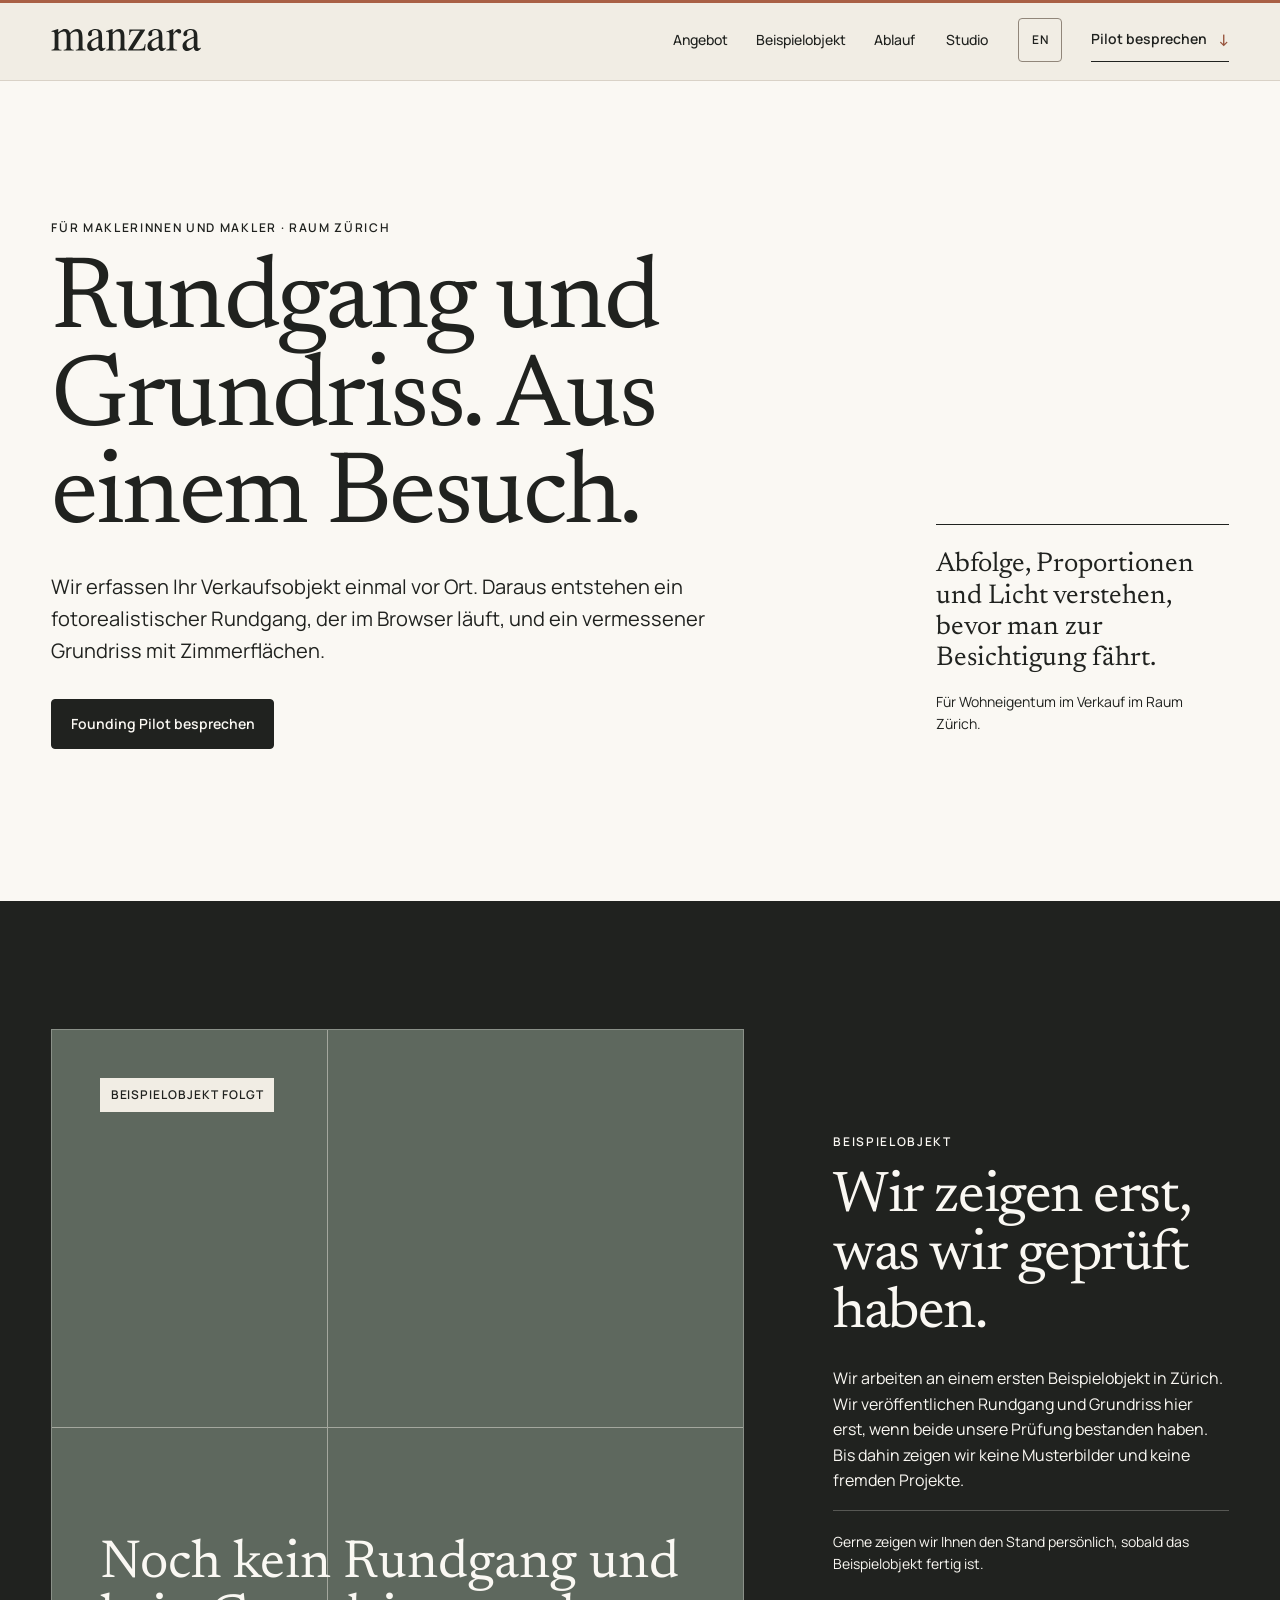
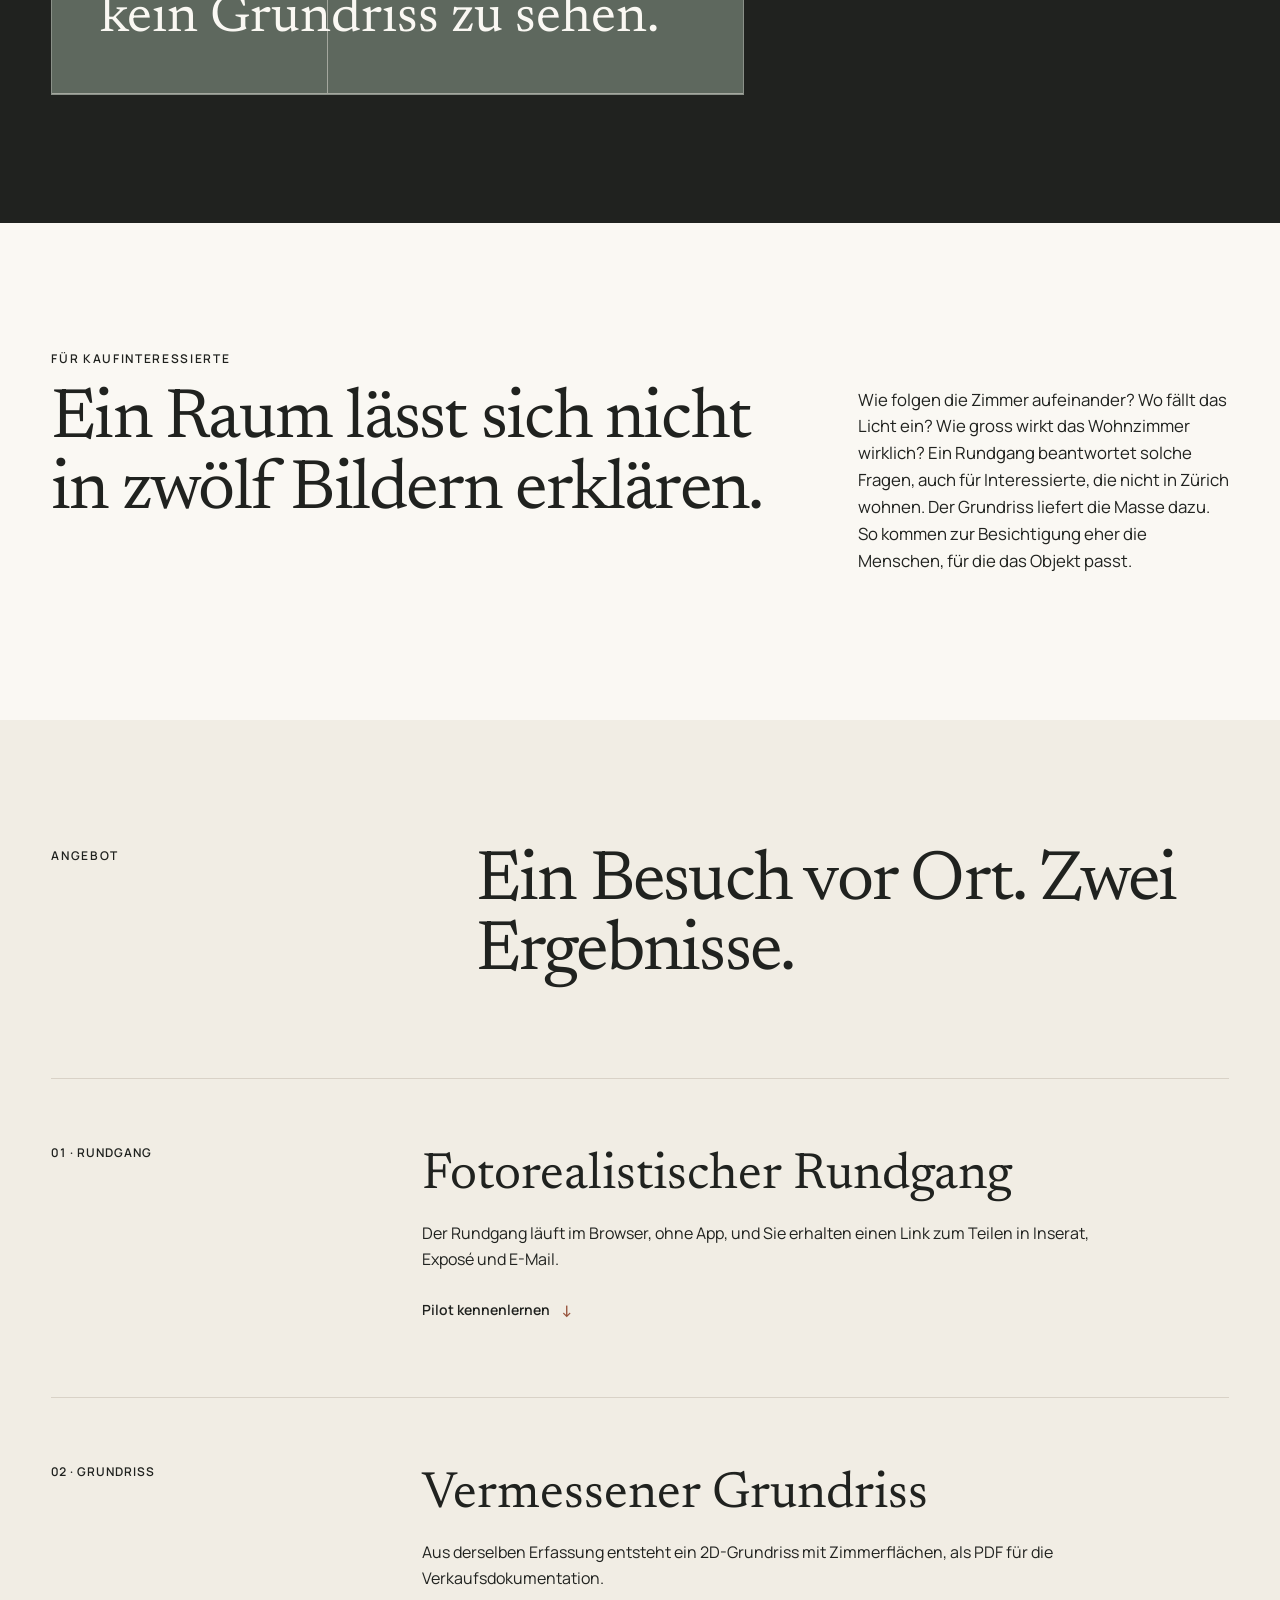
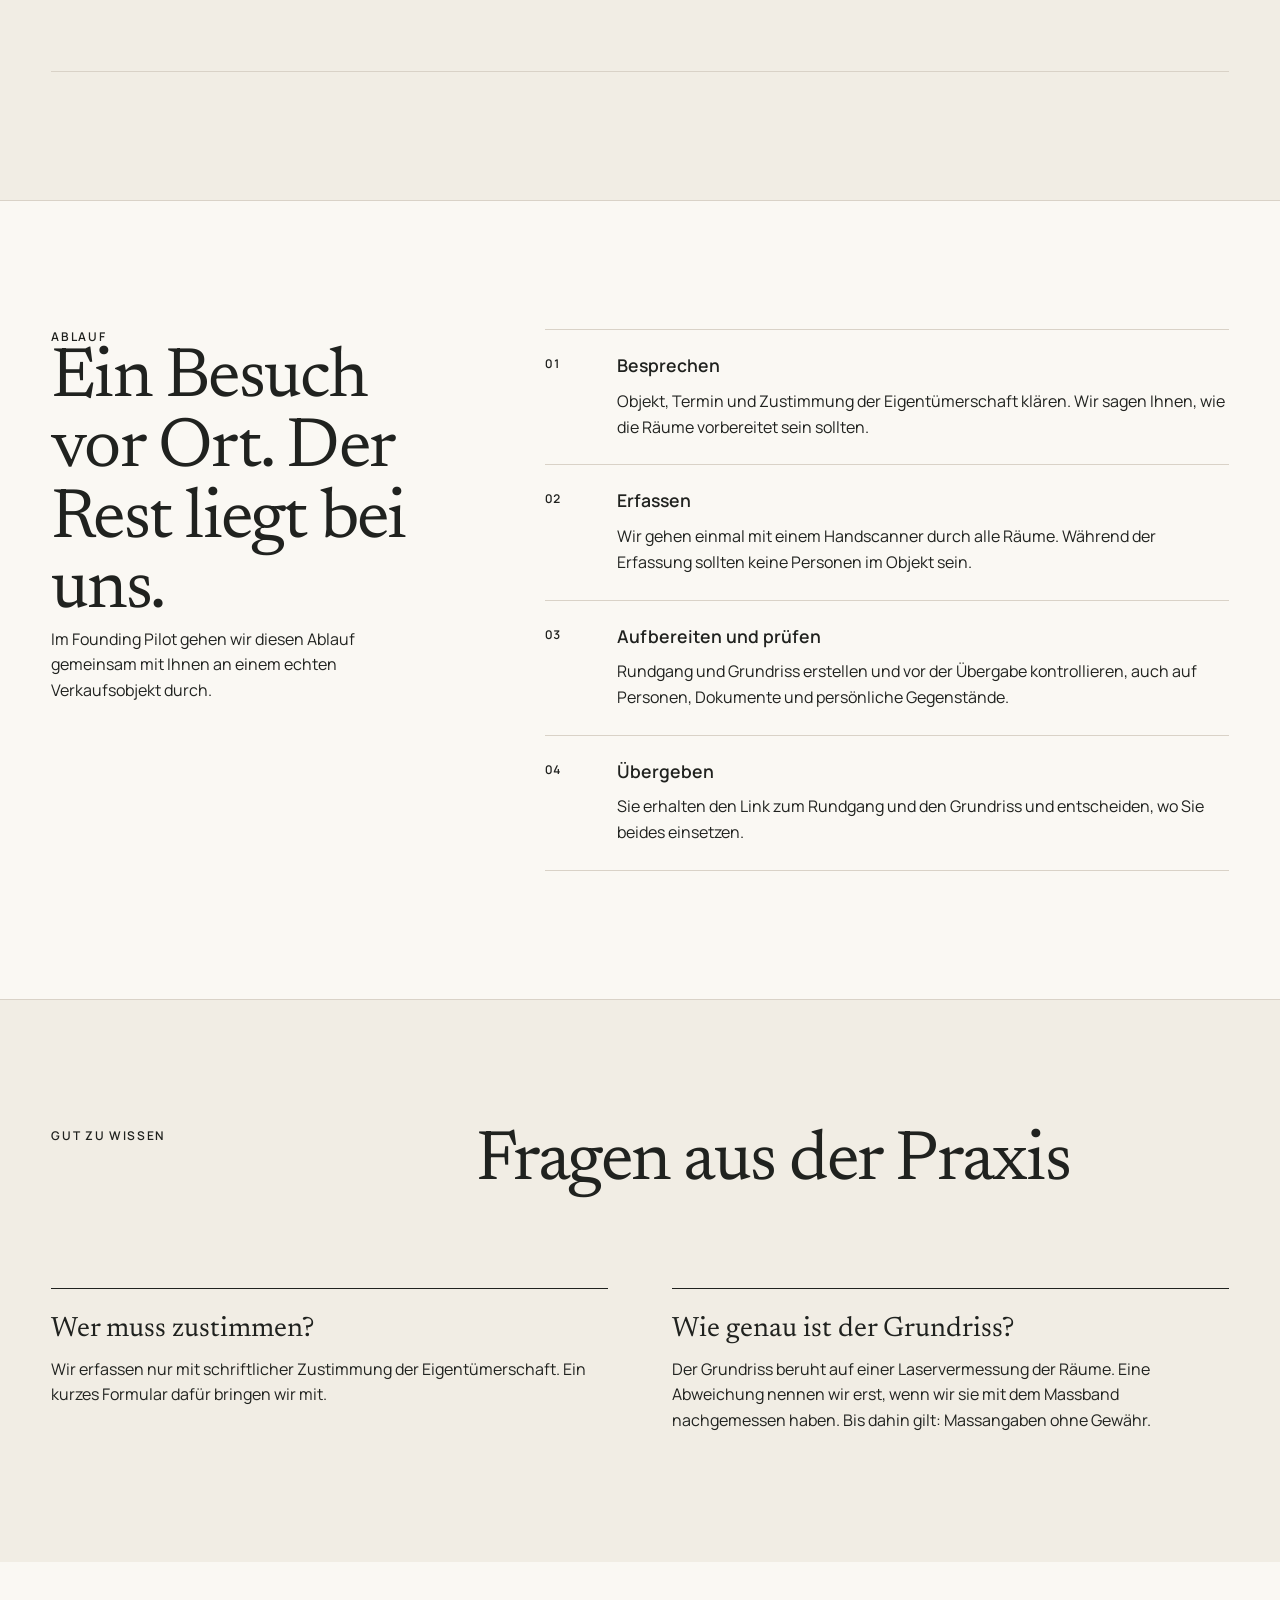
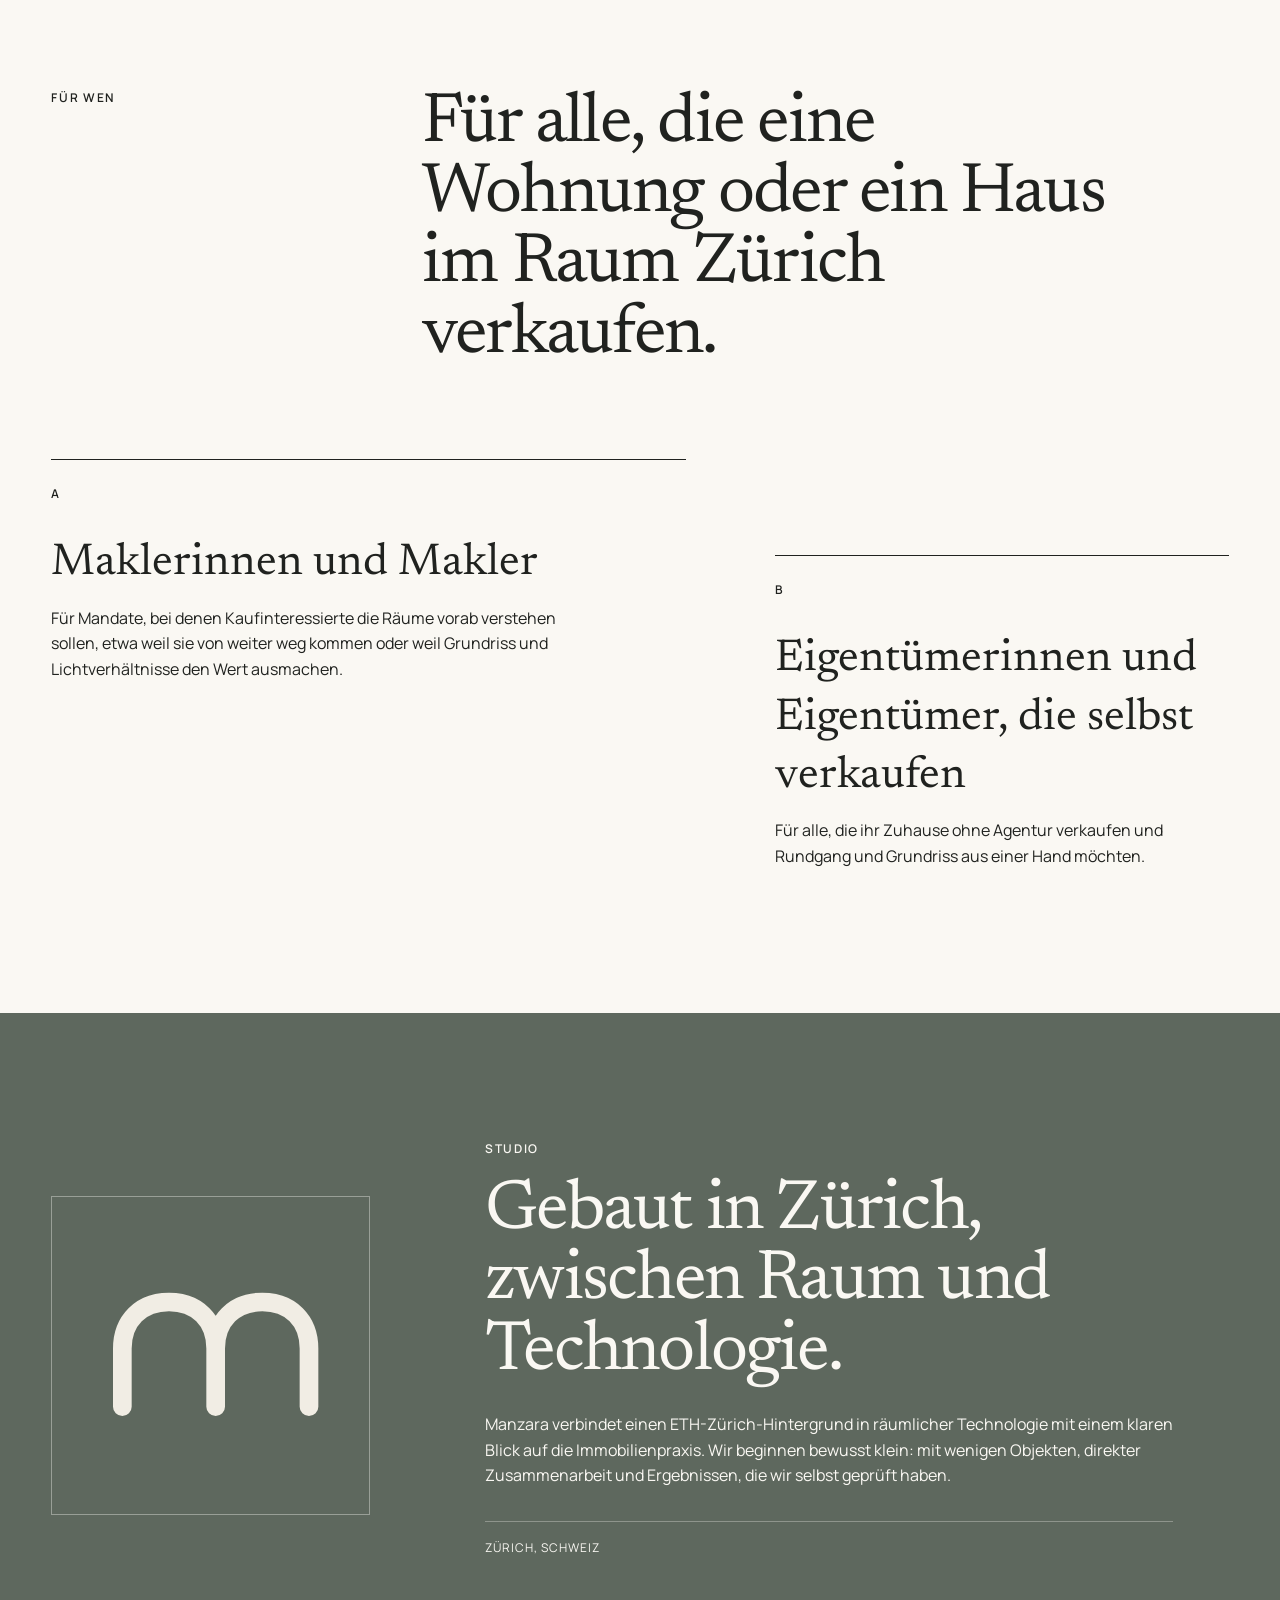
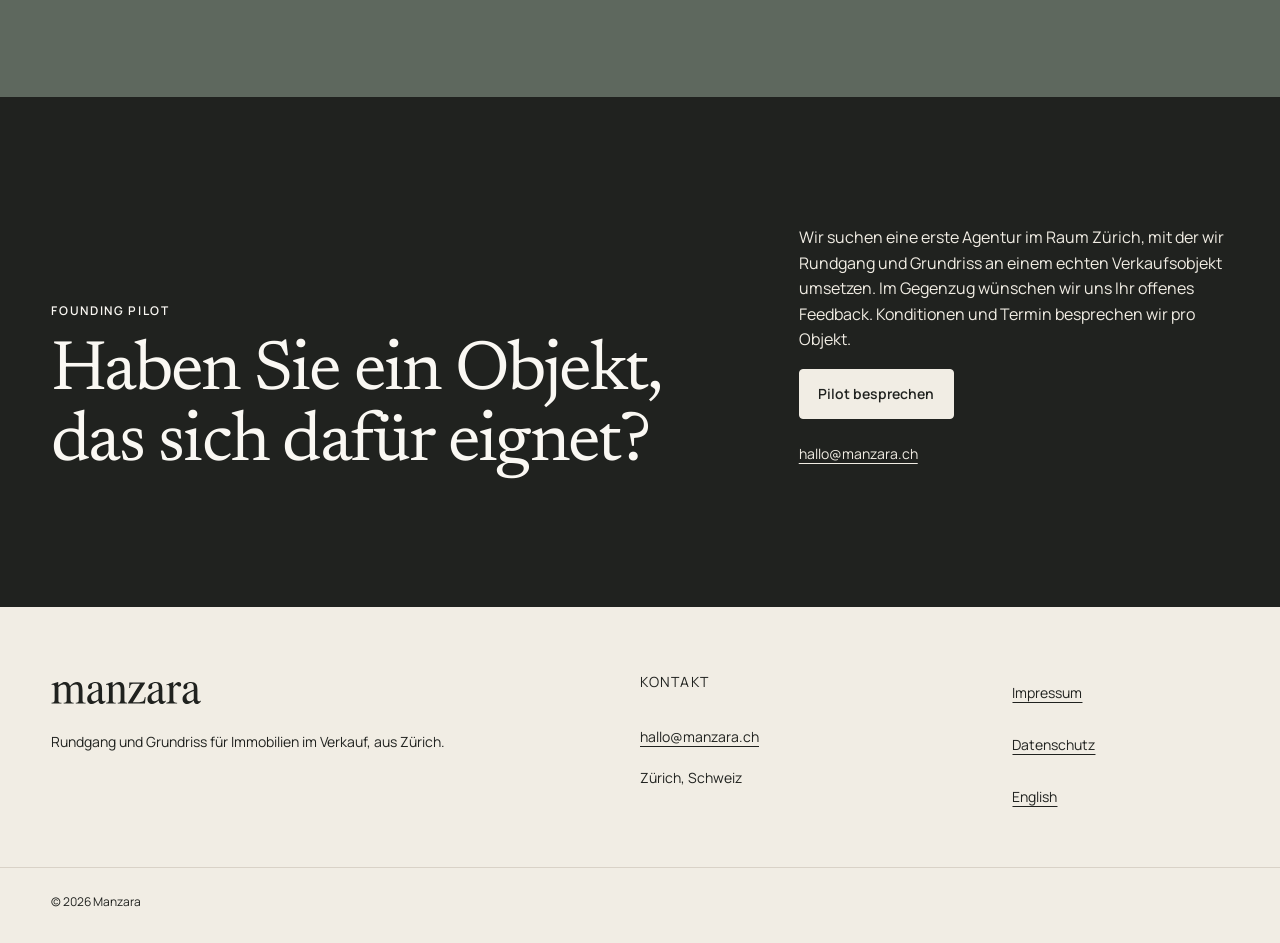
<file: index.html>
<!doctype html>
<html lang="de">
<head>
  <meta charset="utf-8">
  <meta name="viewport" content="width=device-width, initial-scale=1">
  <title data-i18n="meta_title">Manzara · Rundgang und Grundriss für Immobilien im Verkauf, Zürich</title>
  <meta name="description" data-i18n="meta_description" content="Ein fotorealistischer Rundgang im Browser und ein vermessener Grundriss, aus einem Besuch vor Ort. Für Immobilien im Verkauf im Raum Zürich.">
  <meta property="og:type" content="website">
  <meta property="og:site_name" content="Manzara">
  <meta property="og:locale" content="de_CH">
  <meta property="og:locale:alternate" content="en_GB">
  <meta property="og:title" data-i18n="og_title" content="Rundgang und Grundriss. Aus einem Besuch.">
  <meta property="og:description" data-i18n="og_description" content="Ein fotorealistischer Rundgang im Browser und ein vermessener Grundriss, aus einem Besuch vor Ort. Für Immobilien im Verkauf im Raum Zürich.">
  <meta name="twitter:card" content="summary">
  <meta name="twitter:title" data-i18n="og_title" content="Rundgang und Grundriss. Aus einem Besuch.">
  <meta name="theme-color" content="#F1EDE4">
  <link rel="icon" href="./assets/favicon.ico" sizes="16x16 32x32 48x48">
  <link rel="icon" href="./assets/favicon.svg" type="image/svg+xml">
  <link rel="apple-touch-icon" href="./assets/apple-touch-icon.png">
  <link rel="manifest" href="./site.webmanifest">
  <link rel="stylesheet" href="styles.css?v=20261118">
</head>
<body>
  <a class="skip-link" href="#content" data-i18n="skip_link">Zum Inhalt springen</a>

  <header class="site-header" id="top">
    <div class="shell header-inner">
      <a class="brand" href="#top" aria-label="Manzara Startseite" data-i18n-aria-label="home_label">
        <img src="./assets/manzara-wordmark-charcoal.svg" width="150" height="21" alt="Manzara">
      </a>
      <details class="mobile-nav">
        <summary data-i18n="nav_menu">Menü</summary>
        <nav class="mobile-nav-panel" aria-label="Hauptnavigation" data-i18n-aria-label="nav_label">
          <a href="#services" data-i18n="nav_offer">Angebot</a>
          <a href="#showcase" data-i18n="nav_showcase">Beispielobjekt</a>
          <a href="#process" data-i18n="nav_process">Ablauf</a>
          <a href="#studio" data-i18n="nav_studio">Studio</a>
          <a href="#pilot" data-i18n="nav_pilot">Pilot besprechen</a>
        </nav>
      </details>
      <nav class="site-nav" aria-label="Hauptnavigation" data-i18n-aria-label="nav_label">
        <a href="#services" data-i18n="nav_offer">Angebot</a>
        <a href="#showcase" data-i18n="nav_showcase">Beispielobjekt</a>
        <a href="#process" data-i18n="nav_process">Ablauf</a>
        <a href="#studio" data-i18n="nav_studio">Studio</a>
        <button class="language-switch" id="lang-toggle" type="button" aria-label="Switch to English">EN</button>
        <a class="text-link header-cta" href="#pilot" data-i18n="nav_pilot">Pilot besprechen</a>
      </nav>
    </div>
  </header>

  <main id="content">
    <section class="hero section-shell" aria-labelledby="hero-title">
      <div class="shell hero-grid">
        <div class="hero-copy reveal">
          <p class="kicker" data-i18n="hero_kicker">Für Maklerinnen und Makler · Raum Zürich</p>
          <h1 id="hero-title" data-i18n="hero_title">Rundgang und Grundriss. Aus einem Besuch.</h1>
          <p class="hero-intro" data-i18n="hero_intro">Wir erfassen Ihr Verkaufsobjekt einmal vor Ort. Daraus entstehen ein fotorealistischer Rundgang, der im Browser läuft, und ein vermessener Grundriss mit Zimmerflächen.</p>
          <a class="button button-primary" href="mailto:hallo@manzara.ch?subject=Manzara%20Tour%20Pilot" data-i18n="hero_cta">Founding Pilot besprechen</a>
        </div>
        <aside class="hero-note reveal" aria-label="Was Kaufinteressierte sehen" data-i18n-aria-label="hero_note_label">
          <p class="note-quote" data-i18n="hero_note">Abfolge, Proportionen und Licht verstehen, bevor man zur Besichtigung fährt.</p>
          <p class="note-detail" data-i18n="hero_note_detail">Für Wohneigentum im Verkauf im Raum Zürich.</p>
        </aside>
      </div>
    </section>

    <section class="showcase section-shell" id="showcase" aria-labelledby="showcase-title">
      <div class="shell property-grid">
        <div class="property-holding reveal" role="img" aria-label="Platzhalter: hier erscheint das Beispielobjekt" data-i18n-aria-label="showcase_visual_label">
          <div class="holding-geometry" aria-hidden="true">
            <span></span><span></span><span></span><span></span>
          </div>
          <p class="holding-status" aria-hidden="true" data-i18n="showcase_status">Beispielobjekt folgt</p>
          <p class="holding-caption" aria-hidden="true" data-i18n="showcase_caption">Noch kein Rundgang und kein Grundriss zu sehen.</p>
        </div>
        <div class="property-copy reveal">
          <p class="kicker" data-i18n="showcase_kicker">Beispielobjekt</p>
          <h2 id="showcase-title" data-i18n="showcase_title">Wir zeigen erst, was wir geprüft haben.</h2>
          <p data-i18n="showcase_body">Wir arbeiten an einem ersten Beispielobjekt in Zürich. Wir veröffentlichen Rundgang und Grundriss hier erst, wenn beide unsere Prüfung bestanden haben. Bis dahin zeigen wir keine Musterbilder und keine fremden Projekte.</p>
          <p class="property-small" data-i18n="showcase_terms">Gerne zeigen wir Ihnen den Stand persönlich, sobald das Beispielobjekt fertig ist.</p>
        </div>
      </div>
    </section>

    <section class="spatial-value section-shell" aria-labelledby="value-title">
      <div class="shell value-grid reveal">
        <div>
          <p class="kicker" data-i18n="value_kicker">Für Kaufinteressierte</p>
          <h2 id="value-title" data-i18n="value_title">Ein Raum lässt sich nicht in zwölf Bildern erklären.</h2>
        </div>
        <p class="value-body" data-i18n="value_body">Wie folgen die Zimmer aufeinander? Wo fällt das Licht ein? Wie gross wirkt das Wohnzimmer wirklich? Ein Rundgang beantwortet solche Fragen, auch für Interessierte, die nicht in Zürich wohnen. Der Grundriss liefert die Masse dazu. So kommen zur Besichtigung eher die Menschen, für die das Objekt passt.</p>
      </div>
    </section>

    <section class="services section-shell" id="services" aria-labelledby="services-title">
      <div class="shell">
        <header class="section-heading reveal">
          <p class="kicker" data-i18n="services_kicker">Angebot</p>
          <h2 id="services-title" data-i18n="services_title">Ein Besuch vor Ort. Zwei Ergebnisse.</h2>
        </header>
        <div class="service-list reveal">
          <article class="service-row">
            <div class="service-meta">
              <span class="status-label" data-i18n="tour_status">01 · Rundgang</span>
            </div>
            <div class="service-copy">
              <h3 data-i18n="tour_title">Fotorealistischer Rundgang</h3>
              <p data-i18n="tour_body">Der Rundgang läuft im Browser, ohne App, und Sie erhalten einen Link zum Teilen in Inserat, Exposé und E-Mail.</p>
              <a class="text-link" href="#pilot" data-i18n="tour_link">Pilot kennenlernen</a>
            </div>
          </article>
          <article class="service-row">
            <div class="service-meta">
              <span class="status-label" data-i18n="plan_status">02 · Grundriss</span>
            </div>
            <div class="service-copy">
              <h3 data-i18n="plan_title">Vermessener Grundriss</h3>
              <p data-i18n="plan_body">Aus derselben Erfassung entsteht ein 2D-Grundriss mit Zimmerflächen, als PDF für die Verkaufsdokumentation.</p>
            </div>
          </article>
        </div>
      </div>
    </section>

    <section class="process section-shell" id="process" aria-labelledby="process-title">
      <div class="shell process-grid">
        <header class="section-heading reveal">
          <p class="kicker" data-i18n="process_kicker">Ablauf</p>
          <h2 id="process-title" data-i18n="process_title">Ein Besuch vor Ort. Der Rest liegt bei uns.</h2>
          <p data-i18n="process_intro">Im Founding Pilot gehen wir diesen Ablauf gemeinsam mit Ihnen an einem echten Verkaufsobjekt durch.</p>
        </header>
        <ol class="process-list reveal">
          <li><span>01</span><div><h3 data-i18n="process_1_title">Besprechen</h3><p data-i18n="process_1_body">Objekt, Termin und Zustimmung der Eigentümerschaft klären. Wir sagen Ihnen, wie die Räume vorbereitet sein sollten.</p></div></li>
          <li><span>02</span><div><h3 data-i18n="process_2_title">Erfassen</h3><p data-i18n="process_2_body">Wir gehen einmal mit einem Handscanner durch alle Räume. Während der Erfassung sollten keine Personen im Objekt sein.</p></div></li>
          <li><span>03</span><div><h3 data-i18n="process_3_title">Aufbereiten und prüfen</h3><p data-i18n="process_3_body">Rundgang und Grundriss erstellen und vor der Übergabe kontrollieren, auch auf Personen, Dokumente und persönliche Gegenstände.</p></div></li>
          <li><span>04</span><div><h3 data-i18n="process_4_title">Übergeben</h3><p data-i18n="process_4_body">Sie erhalten den Link zum Rundgang und den Grundriss und entscheiden, wo Sie beides einsetzen.</p></div></li>
        </ol>
      </div>
    </section>

    <section class="questions section-shell" id="questions" aria-labelledby="questions-title">
      <div class="shell">
        <header class="section-heading reveal">
          <p class="kicker" data-i18n="questions_kicker">Gut zu wissen</p>
          <h2 id="questions-title" data-i18n="questions_title">Fragen aus der Praxis</h2>
        </header>
        <div class="question-list reveal">
          <article>
            <h3 data-i18n="q1_title">Wer muss zustimmen?</h3>
            <p data-i18n="q1_body">Wir erfassen nur mit schriftlicher Zustimmung der Eigentümerschaft. Ein kurzes Formular dafür bringen wir mit.</p>
          </article>
          <article>
            <h3 data-i18n="q3_title">Wie genau ist der Grundriss?</h3>
            <p data-i18n="q3_body">Der Grundriss beruht auf einer Laservermessung der Räume. Eine Abweichung nennen wir erst, wenn wir sie mit dem Massband nachgemessen haben. Bis dahin gilt: Massangaben ohne Gewähr.</p>
          </article>
        </div>
      </div>
    </section>

    <section class="audiences section-shell" aria-labelledby="audiences-title">
      <div class="shell">
        <header class="audience-heading reveal">
          <p class="kicker" data-i18n="audiences_kicker">Für wen</p>
          <h2 id="audiences-title" data-i18n="audiences_title">Für alle, die eine Wohnung oder ein Haus im Raum Zürich verkaufen.</h2>
        </header>
        <div class="audience-grid reveal">
          <article>
            <p class="audience-index" aria-hidden="true">A</p>
            <h3 data-i18n="audience_1_title">Maklerinnen und Makler</h3>
            <p data-i18n="audience_1_body">Für Mandate, bei denen Kaufinteressierte die Räume vorab verstehen sollen, etwa weil sie von weiter weg kommen oder weil Grundriss und Lichtverhältnisse den Wert ausmachen.</p>
          </article>
          <article>
            <p class="audience-index" aria-hidden="true">B</p>
            <h3 data-i18n="audience_2_title">Eigentümerinnen und Eigentümer, die selbst verkaufen</h3>
            <p data-i18n="audience_2_body">Für alle, die ihr Zuhause ohne Agentur verkaufen und Rundgang und Grundriss aus einer Hand möchten.</p>
          </article>
        </div>
      </div>
    </section>

    <section class="studio section-shell" id="studio" aria-labelledby="studio-title">
      <div class="shell studio-grid reveal">
        <div class="studio-mark"><img class="brand-mark" src="./assets/manzara-mark-limestone.svg" width="220" height="147" alt=""></div>
        <div class="studio-copy">
          <p class="kicker" data-i18n="studio_kicker">Studio</p>
          <h2 id="studio-title" data-i18n="studio_title">Gebaut in Zürich, zwischen Raum und Technologie.</h2>
          <p data-i18n="studio_body">Manzara verbindet einen ETH-Zürich-Hintergrund in räumlicher Technologie mit einem klaren Blick auf die Immobilienpraxis. Wir beginnen bewusst klein: mit wenigen Objekten, direkter Zusammenarbeit und Ergebnissen, die wir selbst geprüft haben.</p>
          <p class="studio-location" data-i18n="studio_location">Zürich, Schweiz</p>
        </div>
      </div>
    </section>

    <section class="pilot-cta section-shell" id="pilot" aria-labelledby="pilot-title">
      <div class="shell pilot-grid reveal">
        <div>
          <p class="kicker" data-i18n="pilot_kicker">Founding Pilot</p>
          <h2 id="pilot-title" data-i18n="pilot_title">Haben Sie ein Objekt, das sich dafür eignet?</h2>
        </div>
        <div class="pilot-copy">
          <p data-i18n="pilot_body">Wir suchen eine erste Agentur im Raum Zürich, mit der wir Rundgang und Grundriss an einem echten Verkaufsobjekt umsetzen. Im Gegenzug wünschen wir uns Ihr offenes Feedback. Konditionen und Termin besprechen wir pro Objekt.</p>
          <a class="button button-light" href="mailto:hallo@manzara.ch?subject=Manzara%20Tour%20Pilot" data-i18n="pilot_cta">Pilot besprechen</a>
          <!-- PLACEHOLDER: hallo@manzara.ch is not live yet; do not publish until it receives mail (docs/release-checklist.md §1). -->
          <a class="email-link" href="mailto:hallo@manzara.ch">hallo@manzara.ch</a>
        </div>
      </div>
    </section>
  </main>

  <footer class="site-footer">
    <div class="shell footer-grid">
      <div>
        <a class="brand footer-brand" href="#top" aria-label="Manzara Startseite" data-i18n-aria-label="home_label"><img src="./assets/manzara-wordmark-charcoal.svg" width="150" height="21" alt="Manzara"></a>
        <p data-i18n="footer_line">Rundgang und Grundriss für Immobilien im Verkauf, aus Zürich.</p>
      </div>
      <div class="footer-contact">
        <p class="footer-label" data-i18n="footer_contact">Kontakt</p>
        <!-- PLACEHOLDER: hallo@manzara.ch is not live yet; same publication gate as the pilot section. -->
        <a href="mailto:hallo@manzara.ch">hallo@manzara.ch</a>
        <span data-i18n="footer_location">Zürich, Schweiz</span>
      </div>
      <div class="footer-legal">
        <a href="./imprint.html" data-i18n="footer_imprint">Impressum</a>
        <a href="./privacy.html" data-i18n="footer_privacy">Datenschutz</a>
        <button class="footer-language" type="button" data-language-trigger data-i18n="footer_language">English</button>
      </div>
    </div>
    <div class="shell footer-bottom">© 2026 Manzara</div>
  </footer>

  <script src="main.js?v=20261118"></script>
</body>
</html>
</file>
<file: styles.css>
@import url("./assets/tokens.css?v=20261118");

@font-face {
  font-family: "Newsreader";
  font-style: normal;
  font-weight: 400;
  font-display: swap;
  src: url("./assets/fonts/Newsreader-400.woff2") format("woff2");
}

@font-face {
  font-family: "Newsreader";
  font-style: normal;
  font-weight: 500;
  font-display: swap;
  src: url("./assets/fonts/Newsreader-500.woff2") format("woff2");
}

@font-face {
  font-family: "Manrope";
  font-style: normal;
  font-weight: 400;
  font-display: swap;
  src: url("./assets/fonts/Manrope-400.woff2") format("woff2");
}

@font-face {
  font-family: "Manrope";
  font-style: normal;
  font-weight: 500;
  font-display: swap;
  src: url("./assets/fonts/Manrope-500.woff2") format("woff2");
}

@font-face {
  font-family: "Manrope";
  font-style: normal;
  font-weight: 600;
  font-display: swap;
  src: url("./assets/fonts/Manrope-600.woff2") format("woff2");
}

*,
*::before,
*::after {
  box-sizing: border-box;
}

html {
  scroll-behavior: smooth;
}

body {
  margin: 0;
  color: var(--color-charcoal);
  background: var(--color-limestone);
  font-family: var(--font-interface);
  font-size: 1rem;
  line-height: var(--leading-body);
  text-rendering: optimizeLegibility;
}

body::before {
  position: fixed;
  inset: 0 0 auto;
  z-index: 100;
  height: 0.2rem;
  content: "";
  background: var(--color-clay);
}

a {
  color: inherit;
  text-decoration-thickness: 0.08em;
  text-underline-offset: 0.25em;
}

button,
a {
  -webkit-tap-highlight-color: transparent;
}

button {
  font: inherit;
}

:focus-visible {
  outline: var(--focus-ring-width) solid var(--focus-ring);
  outline-offset: var(--focus-ring-offset);
}

/* Moss and Charcoal sections: Clay-ink would vanish (1.09 on Moss), so the ring turns Paper. */
.showcase :focus-visible,
.studio :focus-visible,
.pilot-cta :focus-visible {
  outline-color: var(--focus-ring-on-dark);
}

.skip-link {
  position: fixed;
  top: 0.75rem;
  left: 0.75rem;
  z-index: 200;
  min-height: 2.75rem;
  padding: 0.65rem 1rem;
  color: var(--color-paper);
  background: var(--color-charcoal);
  transform: translateY(-160%);
}

.skip-link:focus {
  transform: translateY(0);
}

.shell {
  width: min(100%, var(--content-width));
  margin-inline: auto;
  padding-inline: var(--page-gutter);
}

.section-shell {
  padding-block: var(--space-section);
  scroll-margin-top: 5.5rem;
}

.kicker {
  margin: 0 0 1.25rem;
  color: var(--color-charcoal);
  font-size: var(--text-xs);
  font-weight: 600;
  letter-spacing: var(--tracking-kicker);
  line-height: 1.3;
  text-transform: uppercase;
}

h1,
h2,
h3,
p {
  margin-top: 0;
}

h1,
h2 {
  margin-bottom: 1.5rem;
  font-family: var(--font-display);
  font-weight: 400;
  letter-spacing: -0.025em;
}

h1 {
  max-width: 12ch;
  font-size: clamp(3.35rem, 8vw, 7.75rem);
  line-height: 0.95;
}

h2 {
  max-width: 18ch;
  font-size: clamp(2.5rem, 5.5vw, 5rem);
  line-height: 1;
}

h3 {
  margin-bottom: 0.75rem;
  font-size: 1.1rem;
  font-weight: 600;
  line-height: 1.3;
}

.site-header {
  position: sticky;
  top: 0;
  z-index: 80;
  border-bottom: 0.0625rem solid var(--color-line);
  background: var(--color-limestone);
}

.header-inner {
  display: flex;
  min-height: 5rem;
  align-items: center;
  justify-content: space-between;
  gap: 2rem;
}

.brand {
  display: inline-flex;
  min-height: 2.75rem;
  align-items: center;
  line-height: 1;
  text-decoration: none;
}

.brand img {
  display: block;
  width: 9.375rem;
  height: auto;
}

.site-nav {
  display: flex;
  align-items: center;
  gap: clamp(0.8rem, 2.2vw, 2rem);
  font-size: var(--text-sm);
  font-weight: 500;
}

.mobile-nav {
  display: none;
}

.mobile-nav summary {
  min-height: 2.75rem;
  min-inline-size: 2.75rem;
  align-items: center;
  justify-content: center;
  padding-inline: 0.65rem;
  border: var(--line-hairline) solid var(--border-control);
  border-radius: var(--radius-sm);
  cursor: pointer;
  font-size: var(--text-xs);
  font-weight: 600;
  list-style: none;
}

.mobile-nav summary::-webkit-details-marker {
  display: none;
}

.mobile-nav-panel {
  position: absolute;
  top: calc(100% - 0.5rem);
  right: var(--page-gutter);
  left: var(--page-gutter);
  z-index: 90;
  padding: 0.5rem;
  border: 0.0625rem solid var(--color-line);
  background: var(--color-paper);
}

.mobile-nav-panel a {
  min-height: 2.75rem;
  display: flex;
  align-items: center;
  padding-inline: 0.75rem;
  border-bottom: 0.0625rem solid var(--color-line);
  text-decoration: none;
}

.mobile-nav-panel a:last-child {
  border-bottom: 0;
}

.site-nav a,
.language-switch,
.footer-language {
  min-height: 2.75rem;
  min-inline-size: 2.75rem;
}

.site-nav a {
  display: inline-flex;
  align-items: center;
  text-decoration: none;
}

.site-nav a:not(.header-cta):hover {
  text-decoration: underline;
  text-underline-offset: 0.3em;
}

.language-switch,
.footer-language {
  border: 0;
  color: inherit;
  background: transparent;
  cursor: pointer;
}

.language-switch {
  padding-inline: 0.65rem;
  border: var(--line-hairline) solid var(--border-control);
  border-radius: var(--radius-sm);
  font-size: var(--text-xs);
  font-weight: 600;
  letter-spacing: 0.08em;
}

.text-link {
  display: inline-flex;
  min-height: 2.75rem;
  align-items: center;
  gap: 0.7rem;
  font-size: var(--text-sm);
  font-weight: 600;
  text-decoration: none;
}

.text-link::after {
  content: "↓";
  color: var(--text-accent);
  font-size: 1rem;
}

.header-cta {
  border-bottom: 0.0625rem solid currentColor;
}

.hero {
  min-height: calc(100svh - 5rem);
  display: grid;
  align-items: center;
  padding-top: clamp(4.5rem, 9vw, 8rem);
  background: var(--color-paper);
}

.hero-grid {
  display: grid;
  grid-template-columns: minmax(0, 8fr) minmax(15rem, 3fr);
  align-items: end;
  gap: clamp(3rem, 8vw, 9rem);
}

.hero-intro {
  max-width: 42rem;
  margin-bottom: 2rem;
  color: var(--color-charcoal);
  font-size: clamp(1.08rem, 1.8vw, var(--text-lg));
}

.button {
  display: inline-flex;
  min-height: 2.75rem;
  align-items: center;
  justify-content: center;
  padding: 0.8rem 1.15rem;
  border: var(--line-hairline) solid currentColor;
  border-radius: var(--radius-sm);
  font-size: var(--text-sm);
  font-weight: 600;
  text-decoration: none;
  transition: color var(--duration-fast) var(--ease-standard), background-color var(--duration-fast) var(--ease-standard), transform var(--duration-fast) var(--ease-standard);
}

.button:hover {
  transform: translateY(-0.12rem);
}

.button-primary {
  border-color: var(--color-charcoal);
  color: var(--color-paper);
  background: var(--color-charcoal);
}

.button-primary:hover {
  border-color: var(--action-primary-hover);
  background: var(--action-primary-hover);
}

.hero-note {
  padding: 1.5rem 0 0;
  border-top: 0.0625rem solid var(--color-charcoal);
}

.audience-index {
  color: var(--color-charcoal);
  font-size: var(--text-xs);
  font-variant-numeric: var(--numeric-figures);
  font-weight: 600;
  letter-spacing: 0.12em;
}

.note-quote {
  margin-block: 0 1rem;
  font-family: var(--font-display);
  font-size: 1.7rem;
  line-height: 1.15;
  overflow-wrap: anywhere;
}

.note-detail {
  color: var(--color-charcoal);
  font-size: var(--text-sm);
}

.property-small {
  color: var(--color-paper);
  font-size: var(--text-sm);
}

.showcase {
  background: var(--color-charcoal);
  color: var(--color-paper);
}

.showcase .kicker {
  color: var(--color-paper);
}

.property-grid {
  display: grid;
  grid-template-columns: minmax(0, 7fr) minmax(18rem, 4fr);
  align-items: center;
  gap: clamp(3rem, 7vw, 7rem);
}

.property-holding {
  position: relative;
  min-height: clamp(25rem, 52vw, 42rem);
  display: flex;
  flex-direction: column;
  justify-content: flex-end;
  overflow: hidden;
  padding: clamp(1.5rem, 4vw, 3rem);
  border: 0.0625rem solid color-mix(in srgb, var(--color-paper) 28%, transparent);
  background: var(--color-moss);
}

.holding-geometry {
  position: absolute;
  inset: 0;
  display: grid;
  grid-template-columns: 2fr 3fr;
  grid-template-rows: 3fr 2fr;
  opacity: 0.48;
}

.holding-geometry span {
  border-right: 0.0625rem solid var(--color-limestone);
  border-bottom: 0.0625rem solid var(--color-limestone);
}

.holding-geometry span:nth-child(2),
.holding-geometry span:nth-child(4) {
  border-right: 0;
}

.holding-status,
.holding-caption {
  position: relative;
  z-index: 1;
}

.holding-status {
  width: fit-content;
  margin-bottom: auto;
  padding: 0.45rem 0.65rem;
  color: var(--color-charcoal);
  background: var(--color-limestone);
  font-size: var(--text-xs);
  font-weight: 600;
  letter-spacing: 0.08em;
  text-transform: uppercase;
}

.holding-caption {
  max-width: 22ch;
  margin-bottom: 0;
  font-family: var(--font-display);
  font-size: clamp(2rem, 4.2vw, 4rem);
  line-height: 1;
}

.property-copy h2 {
  font-size: clamp(2.5rem, 4.5vw, 4.5rem);
}

.property-copy > p:not(.kicker) {
  max-width: 35rem;
}

.property-small {
  padding-top: 1.25rem;
  border-top: 0.0625rem solid color-mix(in srgb, var(--color-paper) 25%, transparent);
}

.spatial-value {
  background: var(--color-paper);
}

.value-grid {
  display: grid;
  grid-template-columns: minmax(0, 6fr) minmax(16rem, 3fr);
  gap: clamp(2rem, 5vw, 5rem);
  align-items: start;
}

.value-body {
  padding-top: 2.25rem;
  color: var(--color-charcoal);
  font-size: 1.05rem;
}

.section-heading {
  display: grid;
  grid-template-columns: 1fr 2fr;
  gap: 3rem;
  margin-bottom: clamp(3rem, 7vw, 6rem);
}

.section-heading h2,
.section-heading .kicker {
  margin-bottom: 0;
}

.service-list {
  border-top: 0.0625rem solid var(--color-line);
}

.service-row {
  display: grid;
  grid-template-columns: minmax(12rem, 2fr) minmax(0, 5fr);
  gap: 3rem;
  padding-block: clamp(2.5rem, 5vw, 4.5rem);
  border-bottom: 0.0625rem solid var(--color-line);
}

.service-meta {
  display: flex;
  align-items: flex-start;
  justify-content: space-between;
  gap: 1rem;
}

.status-label {
  color: var(--color-charcoal);
  font-size: var(--text-xs);
  font-variant-numeric: var(--numeric-figures);
  font-weight: 600;
  letter-spacing: 0.08em;
  text-transform: uppercase;
}

.service-copy h3 {
  font-family: var(--font-display);
  font-size: clamp(2.25rem, 4vw, 4rem);
  font-weight: 400;
}

.service-copy p {
  max-width: 45rem;
  color: var(--color-charcoal);
}

.process {
  border-top: 0.0625rem solid var(--color-line);
  background: var(--color-paper);
}

.process-grid {
  display: grid;
  grid-template-columns: minmax(16rem, 4fr) minmax(0, 7fr);
  gap: clamp(3rem, 8vw, 9rem);
}

.process-grid .section-heading {
  display: block;
  margin-bottom: 0;
}

.process-grid .section-heading p:last-child {
  max-width: 31rem;
  color: var(--color-charcoal);
}

.process-list {
  margin: 0;
  padding: 0;
  list-style: none;
  border-top: 0.0625rem solid var(--color-line);
}

.process-list li {
  display: grid;
  grid-template-columns: 3rem 1fr;
  gap: 1.5rem;
  padding-block: 1.5rem;
  border-bottom: 0.0625rem solid var(--color-line);
}

.process-list li > span {
  color: var(--color-charcoal);
  font-size: var(--text-xs);
  font-variant-numeric: var(--numeric-figures);
  font-weight: 600;
  letter-spacing: 0.1em;
}

.process-list p {
  margin-bottom: 0;
  color: var(--color-charcoal);
}

.questions {
  border-top: var(--line-hairline) solid var(--border-subtle);
}

.question-list {
  display: grid;
  grid-template-columns: repeat(2, minmax(0, 1fr));
  gap: clamp(2rem, 5vw, 5rem);
}

.question-list article {
  padding-top: 1.5rem;
  border-top: var(--line-hairline) solid var(--border-strong);
}

.question-list h3 {
  font-family: var(--font-display);
  font-size: var(--display-sm);
  font-weight: 400;
  line-height: 1.15;
}

.question-list p {
  max-width: var(--measure-body);
  margin-bottom: 0;
  color: var(--color-charcoal);
}

.audiences {
  background: var(--color-paper);
}

.audience-heading {
  display: grid;
  grid-template-columns: 2fr 5fr;
  gap: 3rem;
  margin-bottom: 4rem;
}

.audience-grid {
  display: grid;
  grid-template-columns: 7fr 5fr;
  align-items: start;
  gap: clamp(2rem, 7vw, 8rem);
}

.audience-grid article {
  padding-top: 1.5rem;
  border-top: 0.0625rem solid var(--color-charcoal);
}

.audience-grid article:last-child {
  margin-top: 6rem;
}

.audience-grid h3 {
  margin-top: 2rem;
  font-family: var(--font-display);
  font-size: clamp(2rem, 3.5vw, 3.5rem);
  font-weight: 400;
}

.audience-grid p:last-child {
  max-width: 34rem;
  color: var(--color-charcoal);
}

.studio {
  color: var(--color-paper);
  background: var(--color-moss);
}

.studio .kicker {
  color: var(--color-paper);
}

.studio-grid {
  display: grid;
  grid-template-columns: minmax(12rem, 3fr) minmax(0, 7fr);
  align-items: center;
  gap: clamp(3rem, 9vw, 10rem);
}

.studio-mark {
  aspect-ratio: 1;
  display: grid;
  place-items: center;
  border: 0.0625rem solid color-mix(in srgb, var(--color-paper) 38%, transparent);
}

.studio-mark img {
  display: block;
  width: min(72%, 14rem);
  height: auto;
}

.studio-copy > p:not(.kicker) {
  max-width: 43rem;
}

.studio-location {
  margin-top: 2rem;
  padding-top: 1rem;
  border-top: 0.0625rem solid color-mix(in srgb, var(--color-paper) 30%, transparent);
  font-size: var(--text-xs);
  letter-spacing: 0.08em;
  text-transform: uppercase;
}

.pilot-cta {
  color: var(--color-paper);
  background: var(--color-charcoal);
}

.pilot-cta .kicker {
  color: var(--color-paper);
}

.pilot-grid {
  display: grid;
  grid-template-columns: minmax(0, 6fr) minmax(18rem, 4fr);
  align-items: end;
  gap: clamp(3rem, 8vw, 9rem);
}

.pilot-grid h2 {
  margin-bottom: 0;
}

.pilot-copy p {
  color: var(--color-limestone);
}

.button-light {
  border-color: var(--color-limestone);
  color: var(--color-charcoal);
  background: var(--color-limestone);
}

.button-light:hover {
  border-color: var(--color-moss);
  color: var(--color-paper);
  background: var(--color-moss);
}

.email-link {
  display: block;
  width: fit-content;
  min-height: 2.75rem;
  margin-top: 1rem;
  padding-top: 0.5rem;
  color: var(--color-limestone);
  font-size: var(--text-sm);
}

.site-footer {
  padding-block: 4rem 2rem;
  color: var(--color-charcoal);
  background: var(--color-limestone);
}

.footer-grid {
  display: grid;
  grid-template-columns: 5fr 3fr 2fr;
  gap: 3rem;
}

.footer-brand {
  margin-bottom: 1rem;
}

.footer-grid p,
.footer-grid span,
.footer-grid a,
.footer-language {
  font-size: var(--text-sm);
}

.legal-page {
  min-height: 100vh;
  background: var(--color-paper);
}

.legal-main {
  padding-block: clamp(3.5rem, 8vw, 7rem);
}

.legal-heading {
  max-width: 13ch;
}

.publication-warning {
  max-width: 52rem;
  margin-block: 2rem 4rem;
  padding: 1.25rem 1.5rem;
  border: var(--line-rule) solid var(--color-clay);
  background: var(--color-limestone);
}

.publication-warning strong {
  display: block;
  margin-bottom: 0.4rem;
  color: var(--text-accent);
  font-weight: 600;
}

.legal-language {
  max-width: 52rem;
  padding-block: 2rem;
  border-top: 0.0625rem solid var(--color-line);
}

.legal-language h2 {
  font-size: clamp(2.2rem, 5vw, 4.2rem);
}

.legal-language h3 {
  margin-top: 2rem;
}

.config-value {
  display: inline-block;
  padding-inline: 0.25rem;
  color: var(--color-charcoal);
  background: var(--color-line);
  font-family: var(--font-interface);
  font-weight: 600;
}

.footer-label {
  color: var(--color-charcoal);
  letter-spacing: 0.08em;
  text-transform: uppercase;
}

.footer-contact,
.footer-legal {
  display: flex;
  flex-direction: column;
  align-items: flex-start;
  gap: 0.5rem;
}

.footer-contact a,
.footer-legal a {
  min-height: 2.75rem;
  display: inline-flex;
  align-items: center;
}

.footer-language {
  padding: 0;
  text-decoration: underline;
  text-underline-offset: 0.25rem;
}

.footer-bottom {
  margin-top: 3rem;
  padding-top: 1.5rem;
  border-top: 0.0625rem solid var(--color-line);
  color: var(--color-charcoal);
  font-size: var(--text-xs);
}

.motion-ready .reveal {
  opacity: 0;
  transform: translateY(1rem);
  transition: opacity 600ms ease, transform 600ms ease;
}

.motion-ready .reveal.is-visible {
  opacity: 1;
  transform: none;
}

@media (max-width: 760px) {
  .section-shell {
    padding-block: clamp(4rem, 18vw, 6rem);
  }

  .header-inner {
    position: relative;
    min-height: 4.5rem;
    gap: 0.5rem;
  }

  .site-nav a {
    display: none;
  }

  .mobile-nav {
    display: block;
    margin-left: auto;
  }

  .mobile-nav summary {
    display: flex;
  }

  .site-nav {
    gap: 0.5rem;
  }

  .header-cta {
    font-size: var(--text-xs);
  }

  .hero {
    min-height: auto;
  }

  .hero-grid,
  .property-grid,
  .value-grid,
  .section-heading,
  .service-row,
  .process-grid,
  .audience-heading,
  .audience-grid,
  .question-list,
  .studio-grid,
  .pilot-grid,
  .footer-grid {
    grid-template-columns: 1fr;
  }

  .hero-grid,
  .property-grid,
  .value-grid,
  .process-grid,
  .studio-grid,
  .pilot-grid {
    gap: 3rem;
  }

  h1 {
    font-size: clamp(3rem, 15vw, 5rem);
  }

  h2 {
    font-size: clamp(2.4rem, 12vw, 4rem);
  }

  .hero-note {
    max-width: 24rem;
  }

  .property-holding {
    min-height: 25rem;
  }

  .value-body {
    padding-top: 0;
  }

  .section-heading,
  .audience-heading {
    gap: 1rem;
  }

  .service-row {
    gap: 1.5rem;
  }

  .audience-grid article:last-child {
    margin-top: 0;
  }

  .studio-mark {
    max-width: 17rem;
  }
}

@media (prefers-reduced-motion: reduce) {
  html {
    scroll-behavior: auto;
  }

  *,
  *::before,
  *::after {
    scroll-behavior: auto !important;
    transition-duration: 0.01ms !important;
    animation-duration: 0.01ms !important;
    animation-iteration-count: 1 !important;
  }

  .motion-ready .reveal {
    opacity: 1;
    transform: none;
  }
}
</file>
